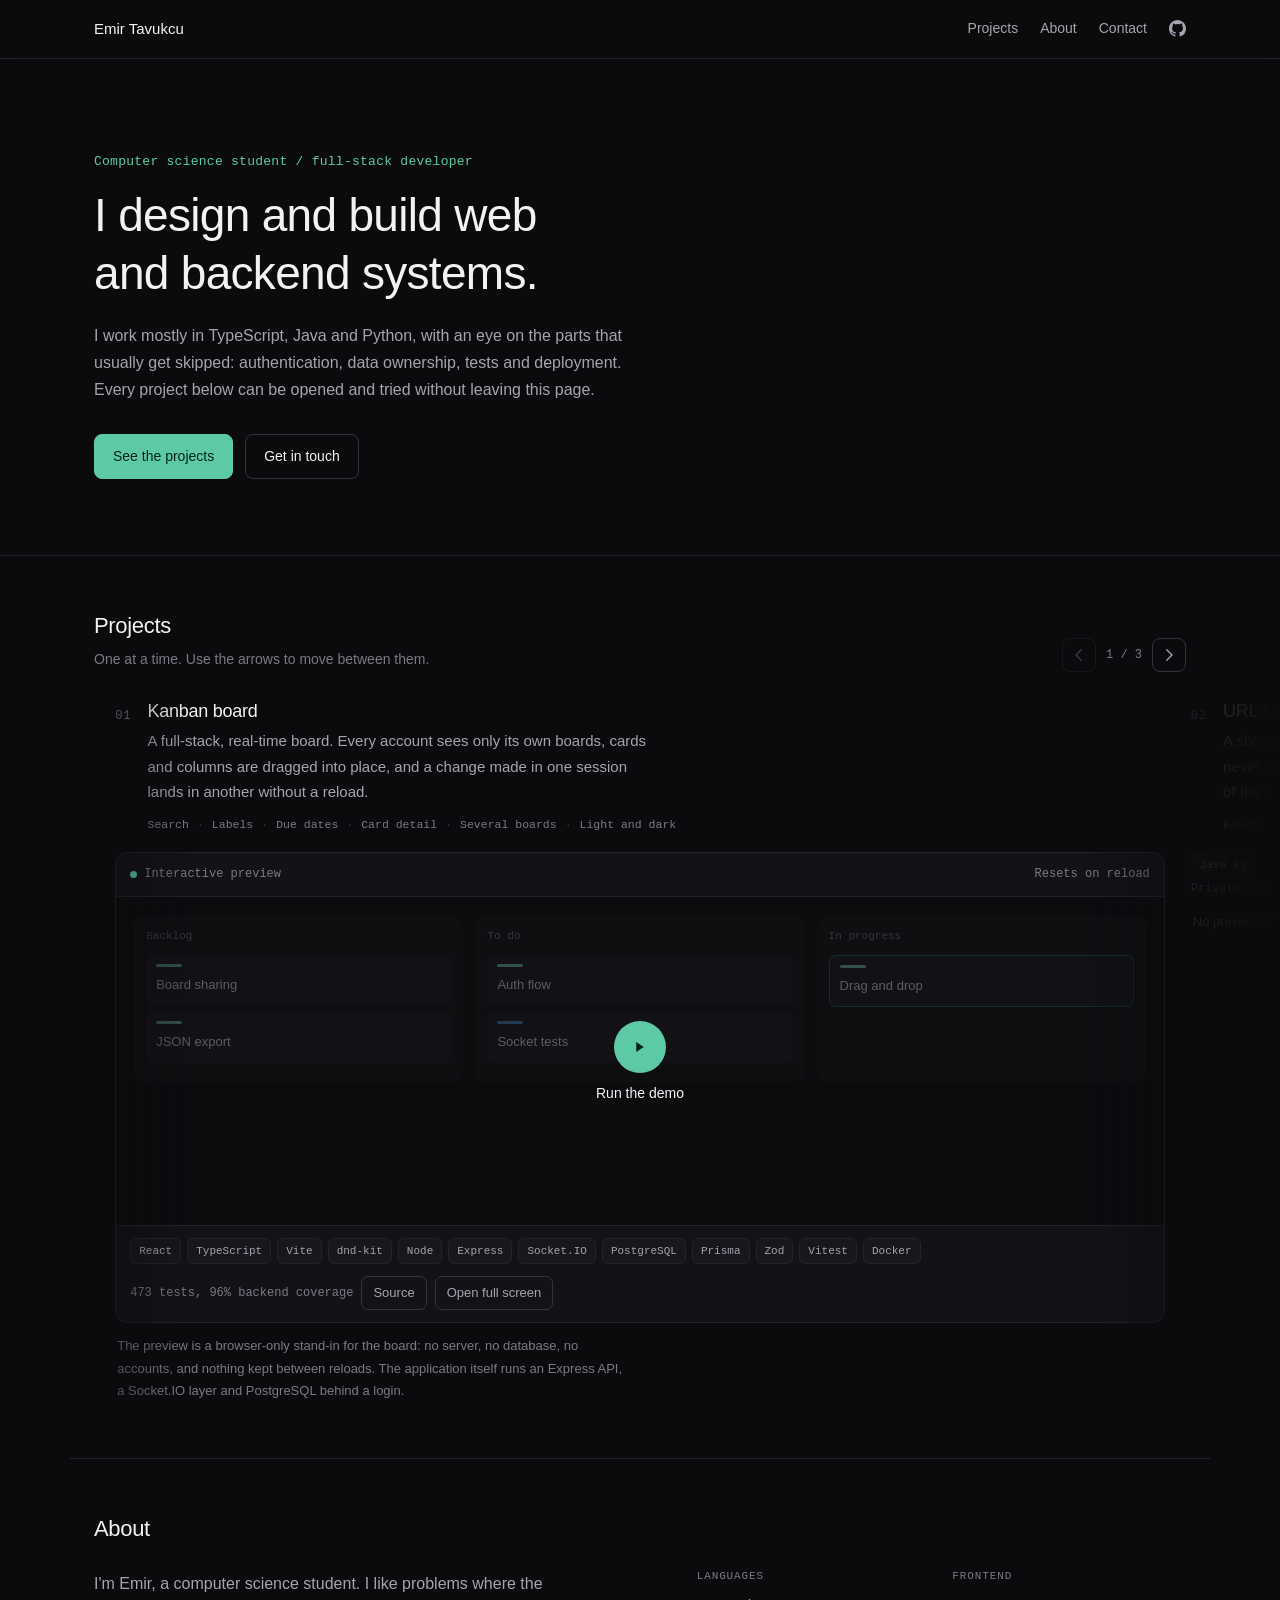
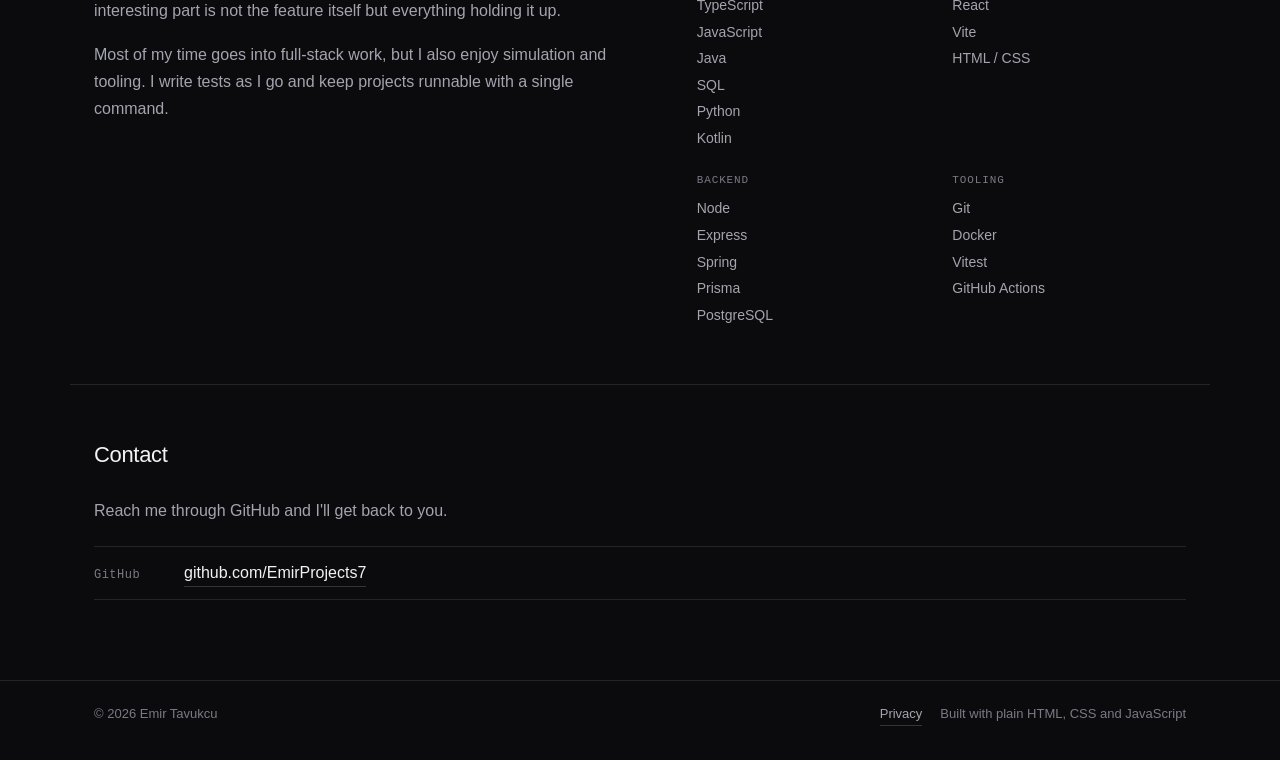
<file: index.html>
<!DOCTYPE html>
<html lang="en">
<head>
<meta charset="utf-8">
<meta name="viewport" content="width=device-width, initial-scale=1">
<title>Emir Tavukcu: software developer</title>
<meta name="description" content="Computer science student and full-stack developer. Web, backend and systems work in TypeScript, Java and Python.">
<meta name="theme-color" content="#0b0b0d">
<meta property="og:title" content="Emir Tavukcu: software developer">
<meta property="og:description" content="Computer science student and full-stack developer. Projects you can try in the browser.">
<meta property="og:type" content="website">
<link rel="icon" href="data:image/svg+xml,<svg xmlns='http://www.w3.org/2000/svg' viewBox='0 0 100 100'><rect width='100' height='100' rx='20' fill='%230b0b0d'/><text y='68' x='50' text-anchor='middle' font-size='56' font-family='monospace' fill='%235dcaa5'>e</text></svg>">
<link rel="stylesheet" href="assets/css/style.css?v=21">
</head>
<body>

<a class="skip-link" href="#main">Skip to content</a>

<div class="glow" aria-hidden="true"></div>

<header class="site-header">
  <div class="wrap header-inner">
    <a class="brand" href="#top">Emir Tavukcu</a>
    <nav class="nav" aria-label="Primary">
      <a href="#projects">Projects</a>
      <a href="#about">About</a>
      <a href="#contact">Contact</a>
      <a class="nav-icon" href="https://github.com/EmirProjects7" target="_blank" rel="noopener" aria-label="GitHub profile">
        <svg viewBox="0 0 16 16" width="17" height="17" aria-hidden="true" fill="currentColor"><path d="M8 0C3.58 0 0 3.58 0 8c0 3.54 2.29 6.53 5.47 7.59.4.07.55-.17.55-.38 0-.19-.01-.82-.01-1.49-2.01.37-2.53-.49-2.69-.94-.09-.23-.48-.94-.82-1.13-.28-.15-.68-.52-.01-.53.63-.01 1.08.58 1.23.82.72 1.21 1.87.87 2.33.66.07-.52.28-.87.51-1.07-1.78-.2-3.64-.89-3.64-3.95 0-.87.31-1.59.82-2.15-.08-.2-.36-1.02.08-2.12 0 0 .67-.21 2.2.82a7.4 7.4 0 0 1 2-.27c.68 0 1.36.09 2 .27 1.53-1.04 2.2-.82 2.2-.82.44 1.1.16 1.92.08 2.12.51.56.82 1.27.82 2.15 0 3.07-1.87 3.75-3.65 3.95.29.25.54.73.54 1.48 0 1.07-.01 1.93-.01 2.2 0 .21.15.46.55.38A8.01 8.01 0 0 0 16 8c0-4.42-3.58-8-8-8Z"/></svg>
      </a>
    </nav>
  </div>
</header>

<main id="main">

  <section class="hero wrap" id="top">
    <p class="eyebrow">Computer science student / full-stack developer</p>
    <h1>I design and build web<br>and backend systems.</h1>
    <p class="lede">
      I work mostly in TypeScript, Java and Python, with an eye on the parts that
      usually get skipped: authentication, data ownership, tests and deployment.
      Every project below can be opened and tried without leaving this page.
    </p>
    <div class="hero-actions">
      <a class="btn btn-primary" href="#projects">See the projects</a>
      <a class="btn" href="#contact">Get in touch</a>
    </div>
  </section>

  <section class="section section-wide" id="projects" aria-labelledby="projects-title">
    <div class="wrap section-head deck-head">
      <div>
        <h2 id="projects-title">Projects</h2>
        <p class="section-note">One at a time. Use the arrows to move between them.</p>
      </div>
      <div class="deck-nav">
        <button class="deck-arrow" type="button" data-deck="prev" aria-label="Previous project" aria-controls="deck">
          <svg viewBox="0 0 24 24" width="18" height="18" fill="none" stroke="currentColor" stroke-width="1.8" stroke-linecap="round" stroke-linejoin="round" aria-hidden="true"><path d="M15 5 8 12l7 7"/></svg>
        </button>
        <span class="deck-count"><span data-deck-position>1</span> / <span data-deck-total>3</span></span>
        <button class="deck-arrow" type="button" data-deck="next" aria-label="Next project" aria-controls="deck">
          <svg viewBox="0 0 24 24" width="18" height="18" fill="none" stroke="currentColor" stroke-width="1.8" stroke-linecap="round" stroke-linejoin="round" aria-hidden="true"><path d="M9 5l7 7-7 7"/></svg>
        </button>
      </div>
    </div>

    <div class="deck" id="deck" tabindex="0" role="group" aria-label="Projects, one per panel" aria-keyshortcuts="ArrowLeft ArrowRight">

    <article class="project" id="project-kanban">
      <header class="project-head">
        <span class="project-index">01</span>
        <div>
          <h3>Kanban board</h3>
          <p class="project-tagline">
            A full-stack, real-time board. Every account sees only its own boards,
            cards and columns are dragged into place, and a change made in one
            session lands in another without a reload.
          </p>
          <ul class="highlights">
            <li>Search</li><li>Labels</li><li>Due dates</li>
            <li>Card detail</li><li>Several boards</li><li>Light and dark</li>
          </ul>
        </div>
      </header>

      <div class="demo" data-demo data-src="demos/kanban/index.html" data-title="Kanban board demo">
        <div class="demo-bar">
          <span class="demo-status"><span class="dot"></span> Interactive preview</span>
          <span class="demo-hint">Resets on reload</span>
        </div>

        <div class="demo-stage">
          <!-- Poster: drawn in CSS, no image to download. Replaced by the iframe on play. -->
          <div class="poster" aria-hidden="true">
            <div class="poster-col">
              <span class="poster-label">Backlog</span>
              <span class="poster-card"><i class="tag tag-teal"></i>Board sharing</span>
              <span class="poster-card"><i class="tag tag-teal"></i>JSON export</span>
            </div>
            <div class="poster-col">
              <span class="poster-label">To do</span>
              <span class="poster-card"><i class="tag tag-teal"></i>Auth flow</span>
              <span class="poster-card"><i class="tag tag-blue"></i>Socket tests</span>
            </div>
            <div class="poster-col">
              <span class="poster-label">In progress</span>
              <span class="poster-card is-active"><i class="tag tag-teal"></i>Drag and drop</span>
            </div>
          </div>

          <button class="play" type="button" data-play>
            <span class="play-icon" aria-hidden="true">
              <svg viewBox="0 0 24 24" width="18" height="18" fill="currentColor"><path d="M7 5.2 17 12 7 18.8Z"/></svg>
            </span>
            <span class="play-text">Run the demo</span>
          </button>
        </div>

        <footer class="project-foot">
          <ul class="stack" aria-label="Tech stack">
            <li>React</li><li>TypeScript</li><li>Vite</li><li>dnd-kit</li><li>Node</li><li>Express</li>
            <li>Socket.IO</li><li>PostgreSQL</li><li>Prisma</li><li>Zod</li><li>Vitest</li><li>Docker</li>
          </ul>
          <div class="links">
            <span class="measure">473 tests, 96% backend coverage</span>
            <a href="https://github.com/EmirProjects7/kanban-board-project" target="_blank" rel="noopener">Source</a>
            <a href="demos/kanban/index.html" target="_blank" rel="noopener">Open full screen</a>
          </div>
        </footer>
      </div>

      <p class="disclosure">
        The preview is a browser-only stand-in for the board: no server, no database,
        no accounts, and nothing kept between reloads. The application itself runs an
        Express API, a Socket.IO layer and PostgreSQL behind a login.
      </p>
    </article>

    <article class="project" id="project-shortener">
      <header class="project-head">
        <span class="project-index">02</span>
        <div>
          <h3>URL shortener</h3>
          <p class="project-tagline">
            A shortening service built around two problems: handing out short codes that
            never collide, and serving the redirect from cache so the database stays out
            of the hot path.
          </p>
          <ul class="highlights">
            <li>Base62 codes from a sequence</li><li>Redis read cache</li>
            <li>Click counters drained on a schedule</li><li>Flyway migrations</li>
          </ul>
        </div>
      </header>

      <div class="project-card">
        <ul class="stack" aria-label="Tech stack">
          <li>Java 21</li><li>Spring Boot</li><li>PostgreSQL</li><li>Redis</li>
          <li>Flyway</li><li>Gradle</li><li>JUnit 5</li><li>Docker Compose</li>
        </ul>
        <div class="links"><span class="private">Private repo</span></div>
      </div>

      <p class="disclosure">
        No preview: the service is a backend, and a redirect needs a server to answer it.
      </p>
    </article>

    <article class="project" id="project-railsim">
      <header class="project-head">
        <span class="project-index">03</span>
        <div>
          <h3>RailSim</h3>
          <p class="project-tagline">
            A longitudinal train dynamics simulator. It records telemetry as a run
            unfolds, turns it into analytics afterwards, and carries an agent layer
            driven by a language model running locally.
          </p>
          <ul class="highlights">
            <li>Telemetry recording</li><li>Run analytics</li><li>Local LLM agent layer</li>
          </ul>
        </div>
      </header>

      <div class="project-card">
        <ul class="stack" aria-label="Tech stack">
          <li>Python</li><li>uv</li><li>Simulation</li><li>Telemetry</li><li>Local LLM</li>
        </ul>
        <div class="links"><span class="private">Private repo</span></div>
      </div>

      <p class="disclosure">
        No preview: the simulation runs as a desktop process, not in a browser tab.
      </p>
    </article>

    </div>
  </section>

  <section class="section wrap" id="about" aria-labelledby="about-title">
    <div class="section-head">
      <h2 id="about-title">About</h2>
    </div>
    <div class="about-grid">
      <div class="prose">
        <p>
          I'm Emir, a computer science student. I like problems where the interesting
          part is not the feature itself but everything holding it up.
        </p>
        <p>
          Most of my time goes into full-stack work, but I also enjoy simulation and
          tooling. I write tests as I go and keep projects runnable with a single command.
        </p>
      </div>
      <div class="skills">
        <div class="skill-group">
          <h3>Languages</h3>
          <ul><li>TypeScript</li><li>JavaScript</li><li>Java</li><li>SQL</li><li>Python</li><li>Kotlin</li></ul>
        </div>
        <div class="skill-group">
          <h3>Frontend</h3>
          <ul><li>React</li><li>Vite</li><li>HTML / CSS</li></ul>
        </div>
        <div class="skill-group">
          <h3>Backend</h3>
          <ul><li>Node</li><li>Express</li><li>Spring</li><li>Prisma</li><li>PostgreSQL</li></ul>
        </div>
        <div class="skill-group">
          <h3>Tooling</h3>
          <ul><li>Git</li><li>Docker</li><li>Vitest</li><li>GitHub Actions</li></ul>
        </div>
      </div>
    </div>
  </section>

  <section class="section wrap" id="contact" aria-labelledby="contact-title">
    <div class="section-head">
      <h2 id="contact-title">Contact</h2>
    </div>
    <p class="lede">Reach me through GitHub and I'll get back to you.</p>
    <ul class="contact-list">
      <li><span class="contact-key">GitHub</span><a href="https://github.com/EmirProjects7" target="_blank" rel="noopener">github.com/EmirProjects7</a></li>
    </ul>
  </section>

</main>

<footer class="site-footer">
  <div class="wrap footer-inner">
    <span>© <span data-year>2026</span> Emir Tavukcu</span>
    <span class="footer-links">
      <a href="privacy.html">Privacy</a>
      <span>Built with plain HTML, CSS and JavaScript</span>
    </span>
  </div>
</footer>

<script src="assets/js/main.js?v=23" defer></script>
</body>
</html>
</file>
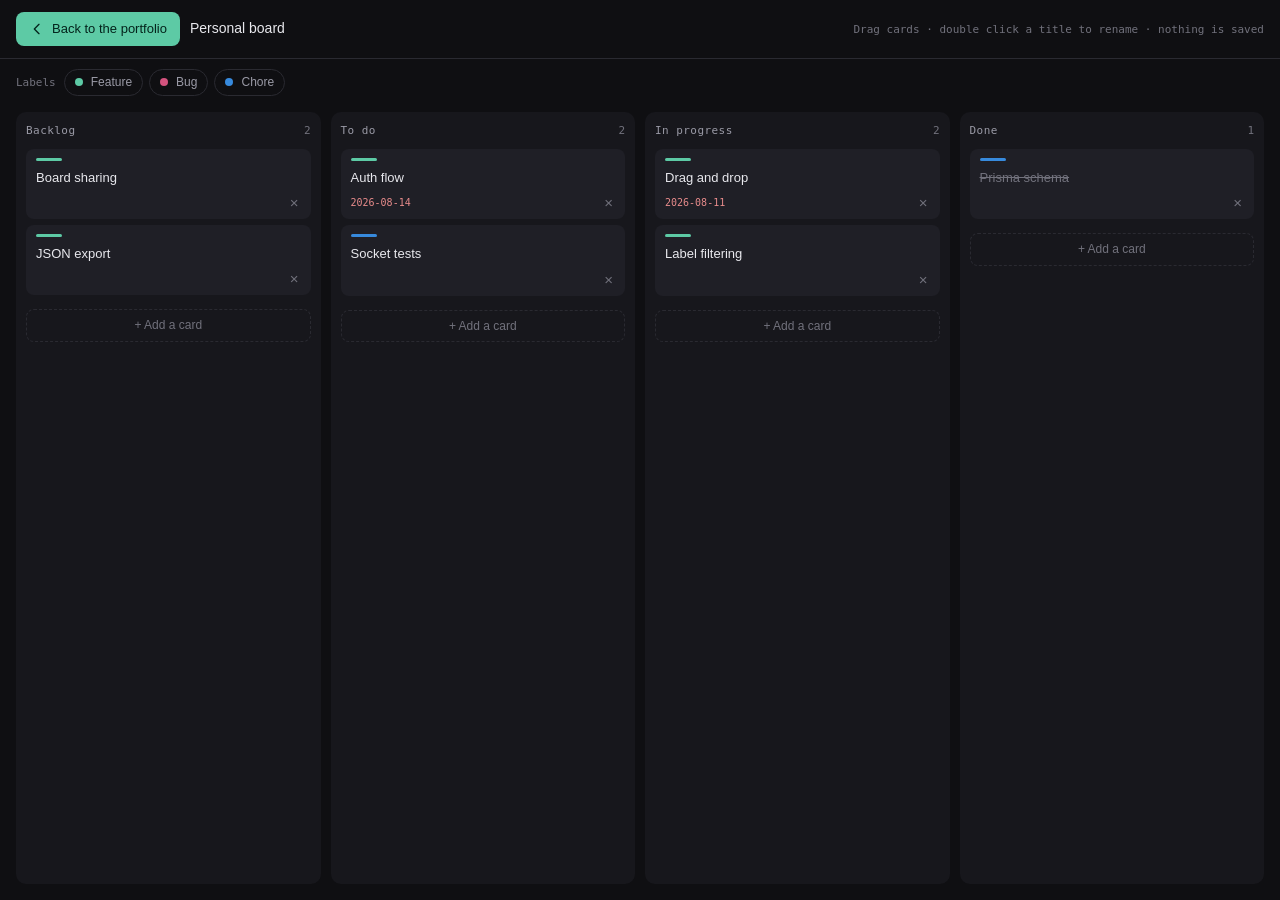
<file: demos/kanban/index.html>
<!DOCTYPE html>
<html lang="en">
<head>
<meta charset="utf-8">
<meta name="viewport" content="width=device-width, initial-scale=1">
<title>Kanban board: interactive preview</title>
<style>
:root {
  --bg: #0f0f12;
  --col: #17171c;
  --card: #1f1f26;
  --card-hover: #262630;
  --border: #2a2a31;
  --text: #e8e8ed;
  --text-dim: #9a9aa6;
  --text-muted: #71717c;
  --accent: #5dcaa5;
  --mono: ui-monospace, SFMono-Regular, "SF Mono", Menlo, Consolas, monospace;
}
* { box-sizing: border-box; }
body {
  margin: 0; background: var(--bg); color: var(--text);
  font: 14px/1.55 ui-sans-serif, -apple-system, "Segoe UI", Roboto, Helvetica, Arial, sans-serif;
  -webkit-font-smoothing: antialiased;
  height: 100vh; display: flex; flex-direction: column; overflow: hidden;
}
:focus-visible { outline: 2px solid var(--accent); outline-offset: 2px; border-radius: 4px; }

.top {
  display: flex; align-items: center; justify-content: space-between; flex-wrap: wrap; gap: 10px;
  padding: 12px 16px; border-bottom: 1px solid var(--border);
}
.board-name { font-size: 14px; font-weight: 500; margin-right: auto; }

/* Only shown when this page is opened on its own, where there is no portfolio
   around it to click back into. */
.back {
  display: inline-flex; align-items: center; gap: 7px; order: -1;
  background: var(--accent); color: #04241c;
  font-size: 13px; font-weight: 500; text-decoration: none;
  border-radius: 8px; padding: 7px 13px;
}
.back:hover { background: #6fd8b4; }
.back[hidden] { display: none; }
.tip { font-family: var(--mono); font-size: 11px; color: var(--text-muted); }

.filters { display: flex; align-items: center; gap: 6px; padding: 10px 16px; flex-wrap: wrap; }
.filters span { font-family: var(--mono); font-size: 11px; color: var(--text-muted); margin-right: 2px; }
.chip {
  display: inline-flex; align-items: center; gap: 6px;
  background: transparent; border: 1px solid var(--border); border-radius: 999px;
  color: var(--text-dim); font: inherit; font-size: 12px; padding: 3px 10px; cursor: pointer;
}
.chip .swatch { width: 8px; height: 8px; border-radius: 50%; }
.chip[aria-pressed="true"] { color: var(--text); border-color: var(--accent); }

/* Every column shares the width, so the whole board is on screen at once and
   nothing has to be scrolled sideways to be found. */

.board {
  display: grid; grid-template-columns: repeat(4, minmax(0, 1fr));
  grid-template-rows: minmax(0, 1fr);
  gap: 10px; padding: 6px 16px 16px; align-items: stretch;
  flex: 1; min-height: 0;
}
.column {
  display: flex; flex-direction: column; min-width: 0; max-height: 100%;
  background: var(--col); border-radius: 10px; padding: 10px;
}

/* A column shows its cards outright and only grows a scrollbar once they stop
   fitting, so the board is still readable at a glance after a card is added. */

.column-body { overflow-y: auto; min-height: 0; margin-right: -4px; padding-right: 4px; }
.column-body { scrollbar-width: thin; scrollbar-color: #3f3f4b transparent; }
.column-body::-webkit-scrollbar { width: 8px; }
.column-body::-webkit-scrollbar-track { background: transparent; }
.column-body::-webkit-scrollbar-thumb { background: #3f3f4b; border-radius: 4px; }
.column-body::-webkit-scrollbar-thumb:hover { background: #55555f; }
.column.drop-target { outline: 1px dashed var(--accent); outline-offset: -3px; }
.column-head { display: flex; align-items: baseline; justify-content: space-between; margin-bottom: 10px; }
.column-title { font-family: var(--mono); font-size: 11px; color: var(--text-dim); letter-spacing: 0.04em; }
.count { font-family: var(--mono); font-size: 11px; color: var(--text-muted); }

.card {
  background: var(--card); border: 1px solid transparent; border-radius: 8px;
  padding: 8px 9px; margin-bottom: 6px; cursor: grab;
}
.card:hover { background: var(--card-hover); }
.card.dragging { opacity: 0.4; }
.card.done .card-title { color: var(--text-muted); text-decoration: line-through; }
.card-label { display: block; width: 26px; height: 3px; border-radius: 2px; margin-bottom: 7px; }
.card-title { display: block; font-size: 13px; word-break: break-word; }
.card-title[contenteditable="true"] { outline: 1px solid var(--accent); border-radius: 3px; padding: 1px 3px; cursor: text; }
.card-foot { display: flex; align-items: center; justify-content: space-between; margin-top: 7px; }
.due { font-family: var(--mono); font-size: 10px; color: var(--text-muted); }
.due.late { color: #e78b8b; }
.remove {
  background: transparent; border: 0; color: var(--text-muted);
  font: inherit; font-size: 15px; line-height: 1; cursor: pointer; padding: 0 2px;
}
.remove:hover { color: #e78b8b; }

.add {
  width: 100%; flex-shrink: 0; margin-top: 8px;
  background: transparent; border: 1px dashed var(--border); border-radius: 8px;
  color: var(--text-muted); font: inherit; font-size: 12px; padding: 6px; cursor: pointer;
}
.add:hover { color: var(--text-dim); border-color: var(--text-muted); }

.empty { font-size: 12px; color: var(--text-muted); padding: 6px 2px 10px; }

@media (max-width: 720px) {
  .board { grid-template-columns: repeat(2, minmax(0, 1fr)); }
}
@media (max-width: 420px) {
  .board { grid-template-columns: minmax(0, 1fr); }
}
</style>
</head>
<body>

<div class="top">
  <a class="back" id="back" href="../../index.html#projects" hidden>
    <svg viewBox="0 0 24 24" width="16" height="16" fill="none" stroke="currentColor" stroke-width="2" stroke-linecap="round" stroke-linejoin="round" aria-hidden="true"><path d="M15 5 8 12l7 7"/></svg>
    Back to the portfolio
  </a>
  <span class="board-name">Personal board</span>
  <span class="tip">Drag cards · double click a title to rename · nothing is saved</span>
</div>

<div class="filters" id="filters"><span>Labels</span></div>

<div class="board" id="board"></div>

<script>
// Everything lives in this object. No storage, no network: a reload starts over.
const LABELS = [
  { id: 'feature', name: 'Feature', color: '#5dcaa5' },
  { id: 'bug', name: 'Bug', color: '#d4537e' },
  { id: 'chore', name: 'Chore', color: '#378add' }
];

// Short titles and a light board on purpose: the first paint should fit without
// a scrollbar anywhere, and only grow one once a visitor adds cards.
const initialState = () => ({
  activeLabels: new Set(),
  nextId: 8,
  columns: [
    {
      id: 'backlog', title: 'Backlog', cards: [
        { id: 1, title: 'Board sharing', label: 'feature', due: null },
        { id: 2, title: 'JSON export', label: 'feature', due: null }
      ]
    },
    {
      id: 'todo', title: 'To do', cards: [
        { id: 3, title: 'Auth flow', label: 'feature', due: '2026-08-14' },
        { id: 4, title: 'Socket tests', label: 'chore', due: null }
      ]
    },
    {
      id: 'doing', title: 'In progress', cards: [
        { id: 5, title: 'Drag and drop', label: 'feature', due: '2026-08-11' },
        { id: 6, title: 'Label filtering', label: 'feature', due: null }
      ]
    },
    { id: 'done', title: 'Done', cards: [{ id: 7, title: 'Prisma schema', label: 'chore', due: null }] }
  ]
});

let state = initialState();
const board = document.getElementById('board');
const filters = document.getElementById('filters');
const today = new Date().toISOString().slice(0, 10);

const labelColor = (id) => (LABELS.find((l) => l.id === id) || {}).color;

function findCard(cardId) {
  for (const column of state.columns) {
    const index = column.cards.findIndex((c) => c.id === cardId);
    if (index > -1) return { column, index, card: column.cards[index] };
  }
  return null;
}

function visibleCards(column) {
  if (state.activeLabels.size === 0) return column.cards;
  return column.cards.filter((c) => state.activeLabels.has(c.label));
}

function renderFilters() {
  filters.querySelectorAll('.chip').forEach((n) => n.remove());
  for (const label of LABELS) {
    const chip = document.createElement('button');
    chip.type = 'button';
    chip.className = 'chip';
    chip.setAttribute('aria-pressed', String(state.activeLabels.has(label.id)));
    chip.innerHTML = '<span class="swatch" style="background:' + label.color + '"></span>';
    chip.append(label.name);
    chip.addEventListener('click', () => {
      state.activeLabels.has(label.id)
        ? state.activeLabels.delete(label.id)
        : state.activeLabels.add(label.id);
      render();
    });
    filters.append(chip);
  }
}

function buildCard(card, columnId) {
  const el = document.createElement('article');
  el.className = 'card' + (columnId === 'done' ? ' done' : '');
  el.draggable = true;
  el.dataset.cardId = String(card.id);

  if (card.label) {
    const strip = document.createElement('span');
    strip.className = 'card-label';
    strip.style.background = labelColor(card.label);
    el.append(strip);
  }

  const title = document.createElement('span');
  title.className = 'card-title';
  title.textContent = card.title;
  title.addEventListener('dblclick', () => {
    title.contentEditable = 'true';
    el.draggable = false;
    title.focus();
    document.getSelection().selectAllChildren(title);
  });
  const commit = () => {
    title.contentEditable = 'false';
    el.draggable = true;
    const text = title.textContent.trim();
    if (text) card.title = text;
    render();
  };
  title.addEventListener('blur', commit);
  title.addEventListener('keydown', (e) => {
    if (e.key === 'Enter') { e.preventDefault(); commit(); }
    if (e.key === 'Escape') { title.textContent = card.title; commit(); }
  });
  el.append(title);

  const foot = document.createElement('div');
  foot.className = 'card-foot';
  const due = document.createElement('span');
  due.className = 'due' + (card.due && card.due < today ? ' late' : '');
  due.textContent = card.due || '';
  const remove = document.createElement('button');
  remove.type = 'button';
  remove.className = 'remove';
  remove.title = 'Delete card';
  remove.setAttribute('aria-label', 'Delete card: ' + card.title);
  remove.textContent = '×';
  remove.addEventListener('click', () => {
    const hit = findCard(card.id);
    if (hit) { hit.column.cards.splice(hit.index, 1); render(); }
  });
  foot.append(due, remove);
  el.append(foot);

  el.addEventListener('dragstart', (e) => {
    e.dataTransfer.setData('text/plain', String(card.id));
    e.dataTransfer.effectAllowed = 'move';
    el.classList.add('dragging');
  });
  el.addEventListener('dragend', () => el.classList.remove('dragging'));

  return el;
}

function moveCard(cardId, targetColumn, beforeCardId) {
  const hit = findCard(cardId);
  if (!hit) return;
  hit.column.cards.splice(hit.index, 1);
  const at = beforeCardId == null
    ? targetColumn.cards.length
    : targetColumn.cards.findIndex((c) => c.id === beforeCardId);
  targetColumn.cards.splice(at < 0 ? targetColumn.cards.length : at, 0, hit.card);
  render();
}

function buildColumn(column) {
  const el = document.createElement('section');
  el.className = 'column';
  el.dataset.columnId = column.id;

  const head = document.createElement('div');
  head.className = 'column-head';
  const title = document.createElement('span');
  title.className = 'column-title';
  title.textContent = column.title;
  const count = document.createElement('span');
  count.className = 'count';
  const cards = visibleCards(column);
  count.textContent = String(cards.length);
  head.append(title, count);
  el.append(head);

  // Only the cards scroll. The heading and the add button stay put, so a full
  // column still shows what it is and can still take another card.
  const body = document.createElement('div');
  body.className = 'column-body';
  cards.forEach((card) => body.append(buildCard(card, column.id)));

  if (cards.length === 0) {
    const empty = document.createElement('p');
    empty.className = 'empty';
    empty.textContent = state.activeLabels.size ? 'No cards match the filter.' : 'Nothing here yet.';
    body.append(empty);
  }
  el.append(body);

  const add = document.createElement('button');
  add.type = 'button';
  add.className = 'add';
  add.textContent = '+ Add a card';
  add.addEventListener('click', () => {
    column.cards.push({ id: state.nextId++, title: 'New card', label: 'feature', due: null });
    render();
    // render() rebuilds every column, so the new card has to be found in the
    // fresh DOM rather than in the element this handler closed over.
    const titles = document.querySelectorAll('[data-column-id="' + column.id + '"] .card-title');
    const node = titles[titles.length - 1];
    if (node) {
      node.scrollIntoView({block: 'nearest'});
      node.dispatchEvent(new MouseEvent('dblclick'));
    }
  });
  el.append(add);

  el.addEventListener('dragover', (e) => {
    e.preventDefault();
    e.dataTransfer.dropEffect = 'move';
    el.classList.add('drop-target');
  });
  el.addEventListener('dragleave', () => el.classList.remove('drop-target'));
  el.addEventListener('drop', (e) => {
    e.preventDefault();
    el.classList.remove('drop-target');
    const cardId = Number(e.dataTransfer.getData('text/plain'));
    const over = e.target.closest('.card');
    moveCard(cardId, column, over ? Number(over.dataset.cardId) : null);
  });

  return el;
}

function render() {
  renderFilters();
  board.replaceChildren(...state.columns.map(buildColumn));
}

// Inside the portfolio the way back is the page itself, so the button would be
// noise. On its own tab it is the only way back.
if (window.top === window.self) {
  document.getElementById('back').hidden = false;
}

// The frame keeps the pointer to itself, so the page behind it cannot follow
// the cursor. Reporting the position lets the light out there carry on. Two
// numbers leave this document, at most once per frame.
let reporting = false;

window.addEventListener('pointermove', (event) => {
  if (reporting) return;
  reporting = true;
  const x = event.clientX;
  const y = event.clientY;
  requestAnimationFrame(() => {
    parent.postMessage({ from: 'demo', x, y }, '*');
    reporting = false;
  });
}, { passive: true });

render();
</script>
</body>
</html>
</file>
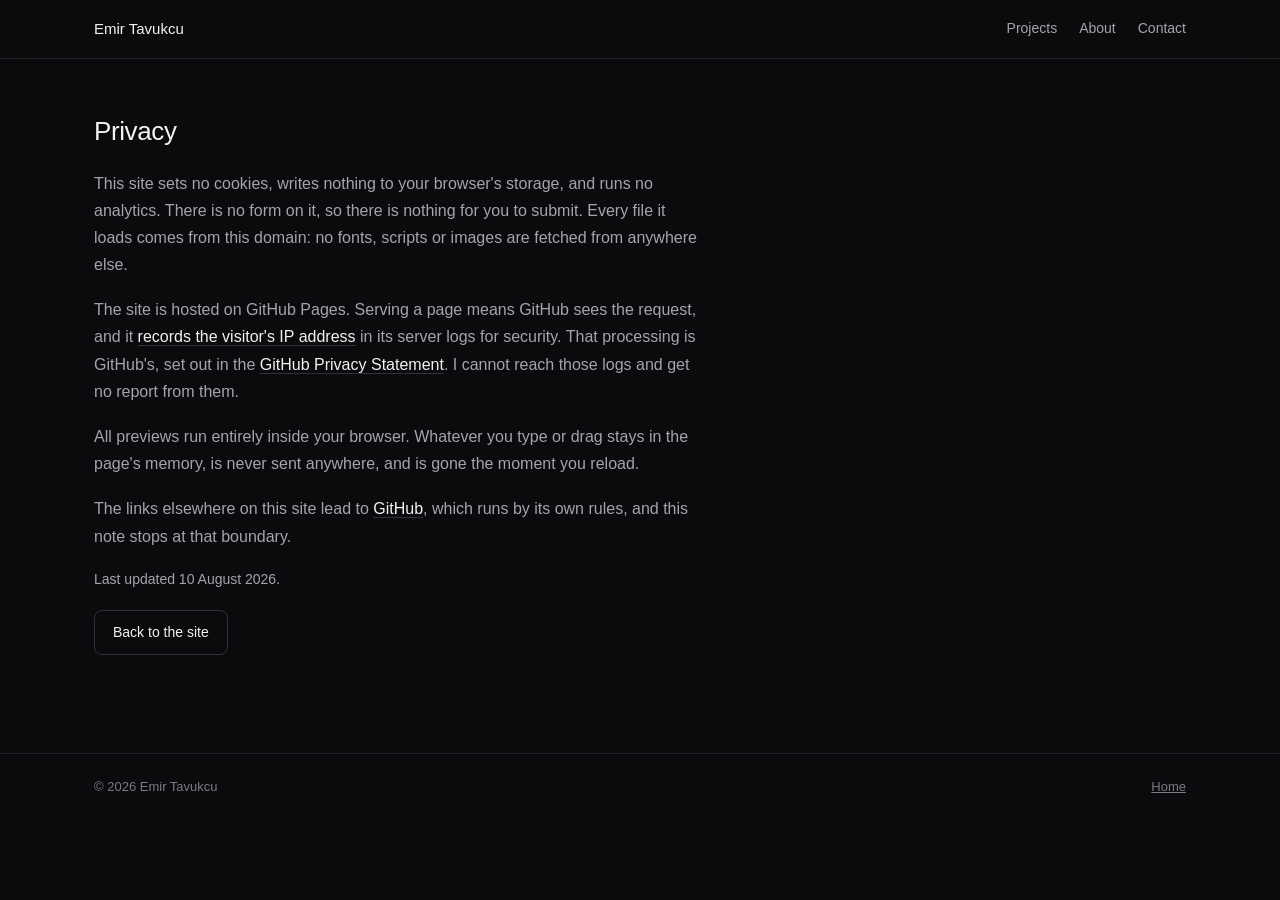
<file: privacy.html>
<!DOCTYPE html>
<html lang="en">
<head>
<meta charset="utf-8">
<meta name="viewport" content="width=device-width, initial-scale=1">
<title>Privacy: Emir Tavukcu</title>
<meta name="description" content="What this site does and does not collect.">
<meta name="theme-color" content="#0b0b0d">
<meta name="robots" content="noindex">
<link rel="icon" href="data:image/svg+xml,<svg xmlns='http://www.w3.org/2000/svg' viewBox='0 0 100 100'><rect width='100' height='100' rx='20' fill='%230b0b0d'/><text y='68' x='50' text-anchor='middle' font-size='56' font-family='monospace' fill='%235dcaa5'>e</text></svg>">
<link rel="stylesheet" href="assets/css/style.css?v=21">
</head>
<body>

<header class="site-header">
  <div class="wrap header-inner">
    <a class="brand" href="index.html">Emir Tavukcu</a>
    <nav class="nav" aria-label="Primary">
      <a href="index.html#projects">Projects</a>
      <a href="index.html#about">About</a>
      <a href="index.html#contact">Contact</a>
    </nav>
  </div>
</header>

<main id="main">
  <section class="section wrap legal">
    <h1>Privacy</h1>

    <p>
      This site sets no cookies, writes nothing to your browser's storage, and
      runs no analytics. There is no form on it, so there is nothing for you to
      submit. Every file it loads comes from this domain: no fonts, scripts or
      images are fetched from anywhere else.
    </p>

    <p>
      The site is hosted on GitHub Pages. Serving a page means GitHub sees the
      request, and it
      <a href="https://docs.github.com/en/pages/getting-started-with-github-pages/what-is-github-pages#data-collection" target="_blank" rel="noopener">records the visitor's IP address</a>
      in its server logs for security. That processing is GitHub's, set out in
      the
      <a href="https://docs.github.com/en/site-policy/privacy-policies/github-general-privacy-statement" target="_blank" rel="noopener">GitHub Privacy Statement</a>.
      I cannot reach those logs and get no report from them.
    </p>

    <p>
      All previews run entirely inside your browser. Whatever you type or drag
      stays in the page's memory, is never sent anywhere, and is gone the moment
      you reload.
    </p>

    <p>
      The links elsewhere on this site lead to
      <a href="https://github.com/EmirProjects7" target="_blank" rel="noopener">GitHub</a>,
      which runs by its own rules, and this note stops at that boundary.
    </p>

    <p class="section-note">Last updated 10 August 2026.</p>

    <p><a class="btn" href="index.html">Back to the site</a></p>
  </section>
</main>

<footer class="site-footer">
  <div class="wrap footer-inner">
    <span>© <span data-year>2026</span> Emir Tavukcu</span>
    <span><a href="index.html">Home</a></span>
  </div>
</footer>

<script>
  document.querySelector('[data-year]').textContent = String(new Date().getFullYear());
</script>
</body>
</html>
</file>
<file: assets/css/style.css>
:root {
  --bg: #0b0b0d;
  --surface: #131317;
  --surface-2: #17171c;
  --raised: #1f1f26;
  --border: #232329;
  --border-strong: #33333a;
  --text: #f2f2f5;
  --text-dim: #a4a4b0;
  --text-muted: #7a7a86;
  --accent: #5dcaa5;
  --accent-dim: #0f6e56;
  --font: ui-sans-serif, -apple-system, "Segoe UI", Roboto, Helvetica, Arial, sans-serif;
  --mono: ui-monospace, SFMono-Regular, "SF Mono", Menlo, Consolas, monospace;
  --wrap: 1140px;
  --radius: 12px;
}

*, *::before, *::after { box-sizing: border-box; }

html { scroll-behavior: smooth; }
@media (prefers-reduced-motion: reduce) {
  html { scroll-behavior: auto; }
  * { transition: none !important; animation: none !important; }
}

body {
  margin: 0;
  background: var(--bg);
  color: var(--text);
  font-family: var(--font);
  font-size: 16px;
  line-height: 1.7;
  -webkit-font-smoothing: antialiased;
}

a { color: inherit; }

/* A faint lift under the pointer. Nearly colourless and low contrast on
   purpose: it should register as light in the room rather than as a coloured
   spot chasing the cursor. It lies over the page rather than behind it, so the
   light falls on the text and the panels too instead of stopping at the first
   opaque surface, and it screens rather than paints, so it can only ever
   lighten what is already there. It takes no clicks either way. */

.glow {
  position: fixed; inset: 0; z-index: 4; pointer-events: none;
  mix-blend-mode: screen;
  opacity: 0; transition: opacity .5s ease-out;
  background:
    radial-gradient(
      120px circle at var(--glow-x, 50%) var(--glow-y, 40%),
      rgba(214, 240, 232, 0.045),
      transparent 68%
    ),
    radial-gradient(
      340px circle at var(--glow-x, 50%) var(--glow-y, 40%),
      rgba(93, 202, 165, 0.030),
      transparent 70%
    );
}
.glow.is-lit { opacity: 1; }

h1, h2, h3 { font-weight: 500; line-height: 1.25; margin: 0; letter-spacing: -0.015em; }

.wrap { width: 100%; max-width: var(--wrap); margin: 0 auto; padding: 0 24px; }

.skip-link {
  position: absolute; left: -9999px; top: 0;
  background: var(--accent); color: #04241c; padding: 10px 16px; z-index: 10;
}
.skip-link:focus { left: 12px; top: 12px; }

:focus-visible { outline: 2px solid var(--accent); outline-offset: 3px; border-radius: 4px; }

/* Header */

.site-header {
  position: sticky; top: 0; z-index: 5;
  background: rgba(11, 11, 13, 0.82);
  backdrop-filter: blur(10px);
  border-bottom: 1px solid var(--border);
}
.header-inner { display: flex; align-items: center; justify-content: space-between; height: 58px; }
.brand { font-size: 15px; font-weight: 500; text-decoration: none; }
.nav { display: flex; align-items: center; gap: 22px; }
.nav a { font-size: 14px; color: var(--text-dim); text-decoration: none; transition: color .15s; }
.nav a:hover { color: var(--text); }
.nav-icon { display: inline-flex; color: var(--text-dim); }
.nav-icon:hover { color: var(--accent); }

/* Hero */

.hero { padding: 92px 24px 76px; }
.eyebrow {
  margin: 0 0 14px; font-family: var(--mono); font-size: 13px;
  letter-spacing: 0.02em; color: var(--accent);
}
.hero h1 { font-size: clamp(30px, 5.2vw, 46px); margin-bottom: 20px; }
.lede { margin: 0; max-width: 60ch; color: var(--text-dim); font-size: 16px; }
.hero-actions { display: flex; flex-wrap: wrap; gap: 12px; margin-top: 30px; }

.btn {
  display: inline-block; padding: 10px 18px; border-radius: 8px;
  border: 1px solid var(--border-strong); color: var(--text);
  font-size: 14px; text-decoration: none; transition: border-color .15s, background .15s;
}
.btn:hover { border-color: var(--accent); }
.btn-primary { background: var(--accent); border-color: var(--accent); color: #04241c; font-weight: 500; }
.btn-primary:hover { background: #6fd8b4; border-color: #6fd8b4; }

/* Sections */

.section { padding: 56px 24px; border-top: 1px solid var(--border); }
.section-head { margin-bottom: 28px; }
.section-head h2 { font-size: 22px; }
.section-note { margin: 8px 0 0; color: var(--text-muted); font-size: 14px; max-width: 60ch; }

/* Projects, one panel at a time */

.deck-head { display: flex; align-items: flex-end; justify-content: space-between; gap: 20px; }
.deck-nav { display: flex; align-items: center; gap: 10px; flex-shrink: 0; }
.deck-count { font-family: var(--mono); font-size: 12px; color: var(--text-muted); }
.deck-arrow {
  display: grid; place-items: center; width: 34px; height: 34px;
  background: transparent; color: var(--text-dim);
  border: 1px solid var(--border-strong); border-radius: 8px; cursor: pointer;
  transition: color .15s, border-color .15s, opacity .15s;
}
.deck-arrow:hover:not(:disabled) { color: var(--text); border-color: var(--accent); }
.deck-arrow:disabled { opacity: 0.32; cursor: default; }

/* The neighbours stay on screen, dimmed, so it reads as a row you are standing
   in the middle of. The row scrolls on its own for touch and trackpad; the
   arrows and a click on a neighbour are shortcuts on top of that. */

/* The row runs the full width of the window while the middle panel keeps the
   width the rest of the page uses. That way the neighbours get the space either
   side of the text column instead of taking it from the panel in the middle. */

.section-wide { padding-inline: 0; }

.deck {
  --panel: min(1092px, 82vw);

  display: flex; gap: 26px; align-items: stretch;
  padding-inline: calc((100% - var(--panel)) / 2);
  overflow-x: auto; overscroll-behavior-x: contain;
  scrollbar-width: none;

  /* Cut off by a fade rather than by an edge, so a neighbour is readable where
     it meets the middle panel and has thinned to nothing by the time it reaches
     the side of the window. */
  -webkit-mask-image: linear-gradient(to right, transparent 0, #000 15%, #000 85%, transparent 100%);
  mask-image: linear-gradient(to right, transparent 0, #000 15%, #000 85%, transparent 100%);
}
.deck::-webkit-scrollbar { display: none; }

/* A panel is sized off the viewport so a whole project, heading and footnote
   included, lands on screen at once. Everything inside it shares that height,
   and the demo takes whatever the text leaves. */

.project {
  flex: 0 0 var(--panel);
  display: flex; flex-direction: column;
  /* A floor rather than a fixed height: the panel still fills the window on a
     normal screen, but a crowded footer pushes it taller instead of spilling
     out of a box that cannot grow. */
  min-height: clamp(420px, 78vh, 820px);
  opacity: 0.4; cursor: pointer;
  transition: opacity .25s;
}
.project.is-active { opacity: 1; cursor: default; }

/* A dimmed panel is a target, not a control surface: swallow what is inside it
   so one click brings it to the middle instead of pressing something on it. */
.project:not(.is-active) * { pointer-events: none; }

/* Project */

.project-head { display: flex; gap: 16px; margin-bottom: 18px; }
.project-index {
  font-family: var(--mono); font-size: 12px; color: var(--text-muted);
  padding-top: 6px; letter-spacing: 0.08em;
}
.project-head h3 { font-size: 18px; }
.project-tagline { margin: 6px 0 0; color: var(--text-dim); font-size: 15px; max-width: 62ch; }

/* What the project can do, in the fewest words that still mean something. Kept
   on one line where it fits, so it costs the panel almost no height. */

.highlights {
  display: flex; flex-wrap: wrap; align-items: baseline;
  list-style: none; margin: 10px 0 0; padding: 0;
  font-family: var(--mono); font-size: 11.5px; color: var(--text-muted);
}
.highlights li + li::before { content: "·"; margin: 0 8px; color: var(--border-strong); }

.demo {
  flex: 1; min-height: 0;
  display: flex; flex-direction: column;
  background: var(--surface); border: 1px solid var(--border);
  border-radius: var(--radius); overflow: hidden;
}
.demo-bar {
  display: flex; align-items: center; justify-content: space-between;
  padding: 11px 14px; border-bottom: 1px solid var(--border);
  font-family: var(--mono); font-size: 12px; color: var(--text-muted);
}
.demo-status { display: inline-flex; align-items: center; gap: 7px; }
.dot { width: 7px; height: 7px; border-radius: 50%; background: var(--accent); display: inline-block; }

.demo-reset {
  font-family: var(--mono); font-size: 12px; color: var(--text-dim);
  background: transparent; border: 1px solid var(--border-strong);
  border-radius: 6px; padding: 3px 10px; cursor: pointer;
  transition: color .15s, border-color .15s;
}
.demo-reset:hover { color: var(--text); border-color: var(--accent); }

.demo-stage { position: relative; flex: 1; min-height: 0; background: #0f0f12; }
.demo-stage iframe { display: block; width: 100%; height: 100%; border: 0; background: #0f0f12; }

/* Poster: a CSS drawing of the demo, shown until the user presses play */

.poster {
  display: grid; grid-template-columns: repeat(3, minmax(0, 1fr));
  gap: 12px; padding: 18px; filter: saturate(0.7);
  height: 100%; align-content: start; overflow: hidden;
}
.poster-col { background: var(--surface-2); border-radius: 10px; padding: 12px; }
.poster-label {
  display: block; font-family: var(--mono); font-size: 11px;
  color: var(--text-muted); margin-bottom: 10px;
}
.poster-card {
  display: block; background: var(--raised); border-radius: 7px;
  padding: 9px 10px; font-size: 13px; color: #e3e3e8; margin-bottom: 7px;
}
.poster-card.is-active { border: 1px solid var(--accent-dim); }
.poster-card.is-done { color: var(--text-muted); text-decoration: line-through; }
.tag { display: block; width: 26px; height: 3px; border-radius: 2px; margin-bottom: 7px; }
.tag-pink { background: #d4537e; }
.tag-blue { background: #378add; }
.tag-teal { background: var(--accent); }

.play {
  position: absolute; inset: 0; width: 100%;
  display: flex; flex-direction: column; align-items: center; justify-content: center; gap: 12px;
  background: rgba(11, 11, 13, 0.62);
  border: 0; cursor: pointer; color: var(--text);
  font-family: inherit; font-size: 14px;
  transition: background .15s;
}
.play:hover { background: rgba(11, 11, 13, 0.48); }
.play-icon {
  display: grid; place-items: center; width: 52px; height: 52px;
  border-radius: 50%; background: var(--accent); color: #04241c;
}
.play:hover .play-icon { background: #6fd8b4; }
.play-text { font-weight: 500; }

.project-foot {
  display: flex; flex-wrap: wrap; align-items: center; justify-content: space-between;
  gap: 12px; padding: 12px 14px; border-top: 1px solid var(--border);
}
.stack { display: flex; flex-wrap: wrap; gap: 6px; list-style: none; margin: 0; padding: 0; }
.stack li {
  font-family: var(--mono); font-size: 11px; color: var(--text-dim);
  background: var(--surface-2); border: 1px solid var(--border);
  border-radius: 6px; padding: 3px 8px;
}
.links { display: flex; gap: 8px; }
.links a {
  font-size: 13px; text-decoration: none; color: var(--text-dim);
  border: 1px solid var(--border-strong); border-radius: 7px; padding: 5px 11px;
  transition: color .15s, border-color .15s;
}
.links a:hover { color: var(--text); border-color: var(--accent); }
.private { font-family: var(--mono); font-size: 12px; color: var(--text-muted); }
.measure { font-family: var(--mono); font-size: 12px; color: var(--text-muted); align-self: center; }

.disclosure { margin: 12px 2px 0; font-size: 13px; color: var(--text-muted); max-width: 70ch; }
.more-soon { margin: 40px 0 0; font-size: 14px; color: var(--text-muted); }

/* About */

.about-grid { display: grid; grid-template-columns: minmax(0, 1.15fr) minmax(0, 1fr); gap: 40px; }
.prose p { margin: 0 0 16px; color: var(--text-dim); max-width: 58ch; }
.prose p:last-child { margin-bottom: 0; }
.skills { display: grid; grid-template-columns: repeat(2, minmax(0, 1fr)); gap: 22px; }
.skill-group h3 {
  font-family: var(--mono); font-size: 11px; letter-spacing: 0.08em;
  text-transform: uppercase; color: var(--text-muted); margin-bottom: 8px;
}
.skill-group ul { list-style: none; margin: 0; padding: 0; }
.skill-group li { font-size: 14px; color: var(--text-dim); line-height: 1.9; }

/* Contact */

.contact-list { list-style: none; margin: 22px 0 0; padding: 0; }
.contact-list li {
  display: flex; gap: 16px; align-items: baseline;
  padding: 12px 0; border-top: 1px solid var(--border);
}
.contact-list li:last-child { border-bottom: 1px solid var(--border); }
.contact-key {
  font-family: var(--mono); font-size: 12px; color: var(--text-muted);
  min-width: 74px; letter-spacing: 0.04em;
}
.contact-list a { color: var(--text); text-decoration: none; border-bottom: 1px solid var(--border-strong); }
.contact-list a:hover { border-color: var(--accent); color: var(--accent); }

/* Privacy page */

.legal { border-top: 0; }
.legal h1 { font-size: 26px; margin-bottom: 22px; }
.legal p { max-width: 68ch; color: var(--text-dim); margin: 0 0 18px; }
.legal a { color: var(--text); text-decoration: none; border-bottom: 1px solid var(--border-strong); }
.legal a:hover { color: var(--accent); border-color: var(--accent); }
.legal .btn { border-bottom-width: 1px; }
.legal .btn:hover { color: var(--text); }

/* Footer */

.footer-links { display: flex; flex-wrap: wrap; gap: 18px; align-items: baseline; }
.footer-links a { color: var(--text-dim); text-decoration: none; border-bottom: 1px solid var(--border-strong); }
.footer-links a:hover { color: var(--accent); border-color: var(--accent); }

.site-footer { border-top: 1px solid var(--border); margin-top: 24px; }
.footer-inner {
  display: flex; flex-wrap: wrap; gap: 8px; justify-content: space-between;
  padding-top: 22px; padding-bottom: 34px;
  font-size: 13px; color: var(--text-muted);
}

@media (max-width: 720px) {
  .hero { padding-top: 64px; padding-bottom: 56px; }
  .nav { gap: 16px; }
  .nav a { font-size: 13px; }
  .about-grid { grid-template-columns: minmax(0, 1fr); gap: 30px; }
  .poster { grid-template-columns: minmax(0, 1fr); }
  .poster-col:nth-child(n + 3) { display: none; }
  .demo-stage iframe { height: 560px; }
  .project-foot { flex-direction: column; align-items: flex-start; }
}
</file>
